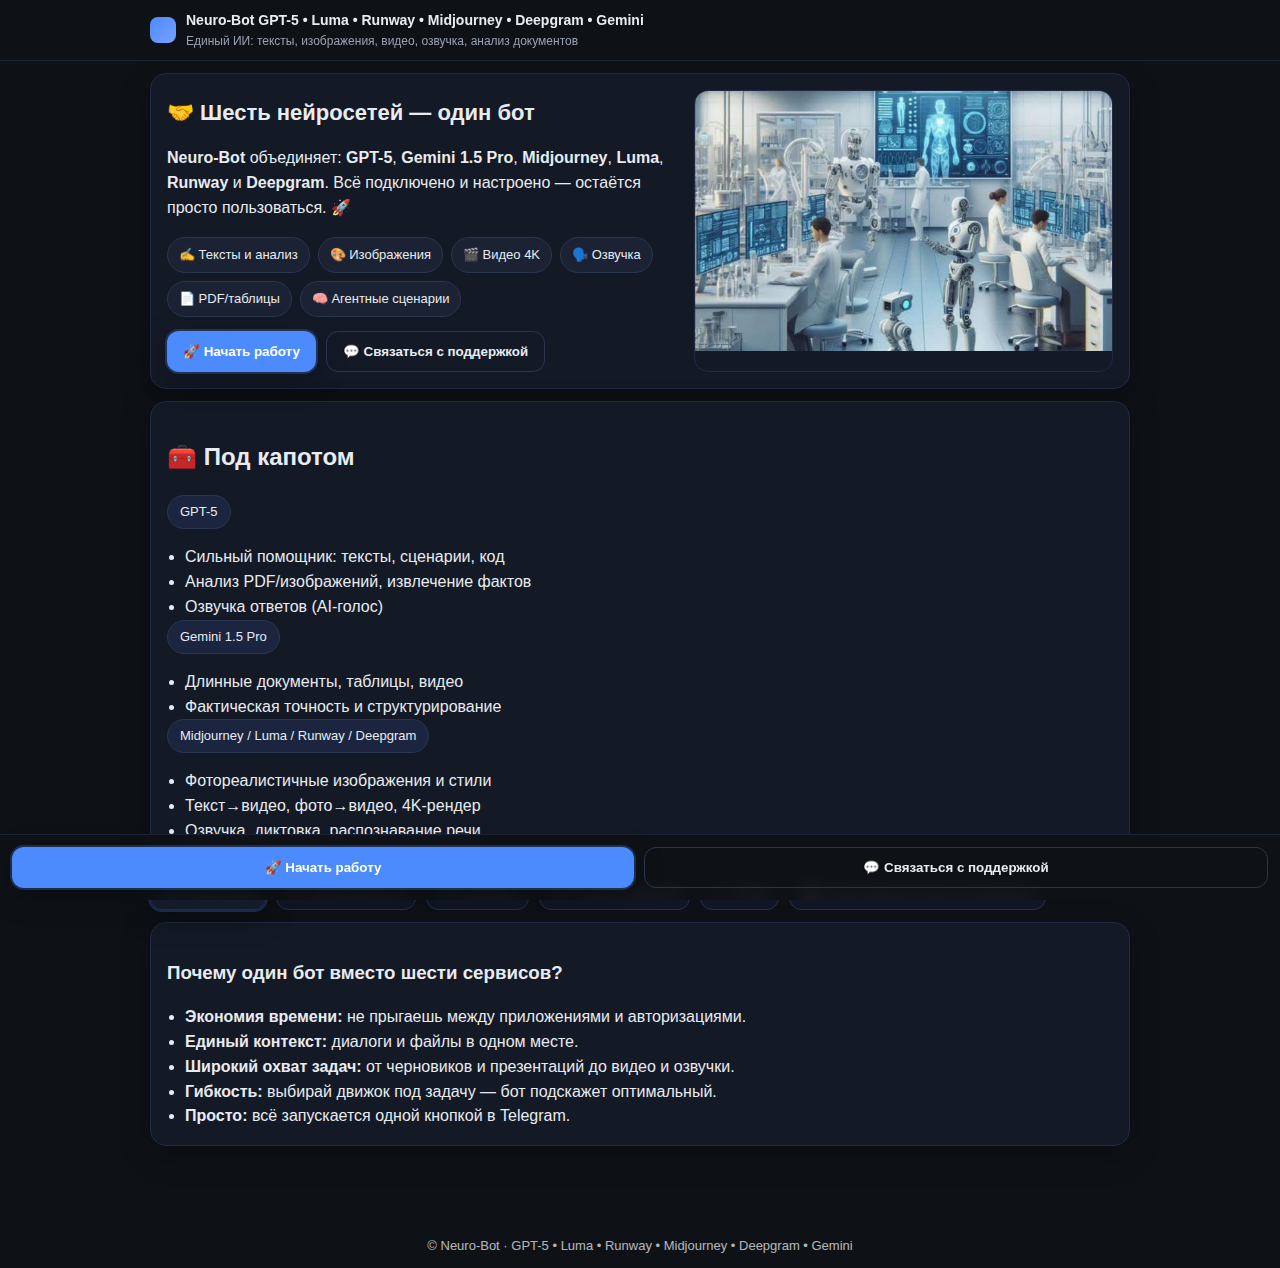
<file: webapp/main.html>
<!doctype html>
<html lang="ru">
<head>
  <meta charset="utf-8" />
  <meta name="viewport" content="width=device-width,initial-scale=1,maximum-scale=1" />
  <meta name="theme-color" content="#0e1116" />
  <title>Neuro-Bot • GPT-5 • Gemini • Midjourney • Luma • Runway • Deepgram</title>
  <script src="https://telegram.org/js/telegram-web-app.js"></script>
  <style>
    :root{
      --bg:#0e1116; --card:#141926; --muted:#99a2b2; --text:#e8ecf1;
      --accent:#4b8bfd; --accent-2:#7aa0ff; --ok:#22c55e; --warn:#f59e0b;
      --chip:#1b2233; --chip-br:#2a3550; --br:16px; --ring:0 0 0 2px rgba(75,139,253,.25),0 8px 30px rgba(0,0,0,.25);
    }
    html,body{background:var(--bg);color:var(--text);font:16px/1.55 -apple-system,BlinkMacSystemFont,"Segoe UI",Inter,Roboto,"Helvetica Neue",Arial,sans-serif;margin:0}
    .wrap{max-width:980px;margin:0 auto;padding:12px 14px}
    header{position:sticky;top:0;background:rgba(14,17,22,.92);backdrop-filter:blur(8px);z-index:10;border-bottom:1px solid #1b2436}
    .brand{display:flex;gap:10px;align-items:center;padding:10px 0}
    .logo{width:26px;height:26px;border-radius:8px;background:linear-gradient(135deg,#4b8bfd 0%,#7aa0ff 100%)}
    h1{font-size:14px;margin:0;white-space:nowrap;overflow:hidden;text-overflow:ellipsis}
    .muted-top{color:var(--muted);font-size:12px}
    .card{background:var(--card);border:1px solid #202a44;border-radius:var(--br);box-shadow:0 10px 30px rgba(0,0,0,.25);padding:16px}
    .hero{display:grid;grid-template-columns:1.1fr .9fr;gap:14px}
    .hero h2{margin:6px 0 8px;font-size:22px}
    .chips{display:flex;flex-wrap:wrap;gap:8px;margin-top:10px}
    .chip{background:var(--chip);border:1px solid var(--chip-br);border-radius:999px;padding:7px 11px;font-size:13px}
    .image{border-radius:14px;overflow:hidden;border:1px solid #202a44}
    .image img{display:block;width:100%;height:260px;object-fit:cover;background:#0f1420}
    .btn{display:inline-flex;align-items:center;justify-content:center;gap:10px;padding:12px 16px;border-radius:12px;border:0;cursor:pointer;font-weight:800}
    .btn.main{background:var(--accent);color:#fff;box-shadow:var(--ring)}
    .btn.ghost{background:transparent;color:var(--text);border:1px solid #2a3550}
    .btn:active{transform:translateY(1px)}
    .tabs{display:flex;flex-wrap:wrap;gap:10px;margin:14px 0 10px}
    .tab{background:#101625;border:1px solid #24304d;color:var(--text);padding:9px 12px;border-radius:12px;font-weight:900;display:inline-flex;gap:8px;align-items:center}
    .tab.active{background:linear-gradient(180deg,#1b2540,#151c2d);box-shadow:var(--ring)}
    .section{margin-top:12px}
    .badge{display:inline-block;background:#1b2540;border:1px solid #2a3550;border-radius:999px;padding:6px 12px;font-size:13px;margin-bottom:8px}
    .list{margin:8px 0 0 0;padding:0 0 0 18px}
    .cta-bar{position:sticky;bottom:0;background:rgba(14,17,22,.92);backdrop-filter:blur(8px);padding:12px;border-top:1px solid #1b2436;display:flex;gap:10px;z-index:10}
    .cta-bar .btn{flex:1}
    footer{opacity:.75;padding:18px 8px;text-align:center;font-size:13px}
    /* modal */
    .modal{position:fixed;inset:0;background:rgba(0,0,0,.55);display:none;align-items:center;justify-content:center;padding:14px;z-index:20}
    .modal.open{display:flex}
    .modal-card{max-width:900px;width:100%;max-height:88vh;background:#0f1420;border:1px solid #22304b;border-radius:16px;box-shadow:0 20px 60px rgba(0,0,0,.5);display:flex;flex-direction:column}
    .modal-head{padding:14px 16px;border-bottom:1px solid #1e2942;display:flex;justify-content:space-between;align-items:center}
    .modal-body{padding:14px 16px;overflow:auto}
    .modal h3{margin:14px 0 8px}
    .close{background:#141b2c;border:1px solid #2b3a61;border-radius:10px;color:#dbe7ff;padding:8px 10px;cursor:pointer}
    @media (max-width:840px){ .hero{grid-template-columns:1fr} .image img{height:220px} }
  </style>
</head>
<body>
<header>
  <div class="wrap brand">
    <div class="logo"></div>
    <div>
      <h1>Neuro-Bot GPT-5 • Luma • Runway • Midjourney • Deepgram • Gemini</h1>
      <div class="muted-top">Единый ИИ: тексты, изображения, видео, озвучка, анализ документов</div>
    </div>
  </div>
</header>

<main class="wrap">
  <!-- HERO -->
  <div class="card hero">
    <div>
      <h2>🤝 Шесть нейросетей — один бот</h2>
      <p><b>Neuro-Bot</b> объединяет: <b>GPT-5</b>, <b>Gemini 1.5 Pro</b>, <b>Midjourney</b>, <b>Luma</b>, <b>Runway</b> и <b>Deepgram</b>.
        Всё подключено и настроено — остаётся просто пользоваться. 🚀</p>

      <div class="chips">
        <span class="chip">✍️ Тексты и анализ</span>
        <span class="chip">🎨 Изображения</span>
        <span class="chip">🎬 Видео 4K</span>
        <span class="chip">🗣️ Озвучка</span>
        <span class="chip">📄 PDF/таблицы</span>
        <span class="chip">🧠 Агентные сценарии</span>
      </div>

      <div style="display:flex;gap:10px;margin-top:14px;flex-wrap:wrap">
        <button class="btn main" id="btn-start">🚀 Начать работу</button>
        <button class="btn ghost" id="btn-support">💬 Связаться с поддержкой</button>
      </div>
    </div>

    <div class="image" aria-label="AI-лаборатория Neuro-Bot">
      <!-- твоя картинка -->
      <img src="./assets/IMG_3451.jpeg" alt="AI-лаборатория Neuro-Bot" loading="lazy">
    </div>
  </div>

  <!-- Под капотом -->
  <section class="card section">
    <h2>🧰 Под капотом</h2>
    <div class="badge">GPT-5</div>
    <ul class="list">
      <li>Сильный помощник: тексты, сценарии, код</li>
      <li>Анализ PDF/изображений, извлечение фактов</li>
      <li>Озвучка ответов (AI-голос)</li>
    </ul>
    <div class="badge">Gemini 1.5 Pro</div>
    <ul class="list">
      <li>Длинные документы, таблицы, видео</li>
      <li>Фактическая точность и структурирование</li>
    </ul>
    <div class="badge">Midjourney / Luma / Runway / Deepgram</div>
    <ul class="list">
      <li>Фотореалистичные изображения и стили</li>
      <li>Текст→видео, фото→видео, 4K-рендер</li>
      <li>Озвучка, диктовка, распознавание речи</li>
    </ul>
  </section>

  <!-- Навигация по разделам -->
  <div class="tabs">
    <button class="tab active" data-tab="about">📘 <span>Описание</span></button>
    <button class="tab" data-tab="features">🧰 <span>Возможности</span></button>
    <button class="tab" data-tab="models">🧩 <span>Модели</span></button>
    <button class="tab" data-tab="study">🧑‍🎓 <span>Учёба и работа</span></button>
    <button class="tab" data-tab="faq">❓ <span>FAQ</span></button>
    <button class="tab" data-tab="tos">📜 <span>Пользовательское соглашение</span></button>
  </div>

  <!-- Контент вкладок -->
  <section id="tab-about" class="card section">
    <h3>Почему один бот вместо шести сервисов?</h3>
    <ul class="list">
      <li><b>Экономия времени:</b> не прыгаешь между приложениями и авторизациями.</li>
      <li><b>Единый контекст:</b> диалоги и файлы в одном месте.</li>
      <li><b>Широкий охват задач:</b> от черновиков и презентаций до видео и озвучки.</li>
      <li><b>Гибкость:</b> выбирай движок под задачу — бот подскажет оптимальный.</li>
      <li><b>Просто:</b> всё запускается одной кнопкой в Telegram.</li>
    </ul>
  </section>

  <section id="tab-features" class="card section" style="display:none">
    <h3>🔥 Хайповые возможности прямо сейчас</h3>
    <ul class="list">
      <li>🧟‍♂️ <b>Оживление старых фото</b> (анимация лица, «говорящие» портреты)</li>
      <li>🖼️ <b>Фотореалистичные арты/логотипы</b> в Midjourney</li>
      <li>🎬 <b>Фото→видео, текст→видео</b> в Luma/Runway, кинематографичные шоты</li>
      <li>👄 <b>Lip-sync / Talking-head</b> под озвучку или ваш голос</li>
      <li>🧹 <b>Удаление/замена фона</b>, ретушь, апскейл до 4K</li>
      <li>🗣️ <b>Озвучка</b> ответов (TTS), диктовка и <b>распознавание речи</b> (STT)</li>
      <li>📄 <b>Глубокий разбор PDF/таблиц/изображений</b> (цитаты, формулы, таблицы)</li>
      <li>🧠 <b>Агентные сценарии</b>: «прочитай → выпиши тезисы → сделай презентацию → озвучь»</li>
      <li>🔍 <b>Факт-чек</b> и аккуратные ссылки (Gemini/GPT-5)</li>
    </ul>
  </section>

  <section id="tab-models" class="card section" style="display:none">
    <h3>Модели</h3>
    <ul class="list">
      <li>🤖 <b>GPT-5</b> — сильный универсал: тексты, код, анализ, голос</li>
      <li>🧠 <b>Gemini 1.5 Pro</b> — длинные контексты, таблицы, структурирование</li>
      <li>🎨 <b>Midjourney</b> — изображения, стили, брендинг</li>
      <li>🎥 <b>Luma/Runway</b> — генерация и монтаж видео (вплоть до 4K)</li>
      <li>🎙️ <b>Deepgram</b> — ASR/STT (распознавание речи) и диктовка</li>
    </ul>
  </section>

  <section id="tab-study" class="card section" style="display:none">
    <h3>Учёба и работа</h3>
    <ul class="list">
      <li>📚 Конспекты, тезисы, карточки Anki, проверка решений</li>
      <li>📈 Презентации, брифы, резюме, деловые письма</li>
      <li>🧪 Анализ отчётов, таблиц и графиков, подготовка выводов</li>
      <li>🎬 Видеоинструкции и озвученные туториалы</li>
    </ul>
  </section>

  <section id="tab-faq" class="card section" style="display:none">
    <h3>FAQ</h3>
    <ul class="list">
      <li><b>Нужны ли отдельные аккаунты в сервисах?</b> Нет — всё уже подключено в одном боте.</li>
      <li><b>Есть ли лимиты?</b> Зависит от тарифа. Подписка «Подписка» в боте показывает актуальные лимиты.</li>
      <li><b>Где поддержка?</b> Пиши в Telegram: <b>@gpt5pro_support</b>.</li>
    </ul>
  </section>

  <section id="tab-tos" class="card section" style="display:none">
    <button class="btn main" id="btn-open-tos">📜 Открыть пользовательское соглашение</button>
    <p class="muted" style="margin-top:8px">Полный текст откроется в окне — с удобным скроллом.</p>
  </section>
</main>

<div class="cta-bar">
  <button class="btn main" id="btn-start-bottom">🚀 Начать работу</button>
  <button class="btn ghost" id="btn-support-bottom">💬 Связаться с поддержкой</button>
</div>

<footer class="wrap">© Neuro-Bot · GPT-5 • Luma • Runway • Midjourney • Deepgram • Gemini</footer>

<!-- Модалка: Пользовательское соглашение -->
<div class="modal" id="tos-modal" aria-hidden="true">
  <div class="modal-card">
    <div class="modal-head">
      <strong>📜 Пользовательское соглашение «GPT-5 PRO»</strong>
      <button class="close" id="close-tos">Закрыть</button>
    </div>
    <div class="modal-body">
      <h3>ПОЛЬЗОВАТЕЛЬСКОЕ СОГЛАШЕНИЕ «GPT-5 PRO»</h3>

      <h3>1. Термины и стороны</h3>
      <p><b>Оператор сервиса / Оператор персональных данных</b> (далее — «Оператор»):<br>
      Алдуненков Сергей Сергеевич, самозанятый (режим НПД по 422-ФЗ), ИНН 772866423507.<br>
      Контакты для связи:<br>
      — E-mail (продажи/документы): <b>sale.rielt@bk.ru</b><br>
      — Техподдержка (Telegram): <b>@gpt5pro_support</b></p>
      <p><b>Пользователь</b> — любое дееспособное лицо, использующее бота и/или мини-приложение «GPT-5 PRO».</p>

      <h3>2. Описание сервиса</h3>
      <p>«GPT-5 PRO» — Telegram-бот и мини-приложение, предоставляющие ИИ-функции: генерация и анализ текстов, мультимедийные и голосовые ответы, а также генерация изображений (в т.ч. с привлечением внешних ИИ-провайдеров). Доступ возможен в базовом и платном (подписка) режимах.</p>

      <h3>3. Присоединение к Соглашению</h3>
      <ol>
        <li>Настоящее Соглашение является публичной офертой. Начало использования Сервиса означает акцепт Соглашения в полном объёме.</li>
        <li>Пользователь подтверждает, что ему исполнилось 18 лет (либо он обладает необходимой дееспособностью) и он вправе заключать данное Соглашение.</li>
      </ol>

      <h3>4. Подписка, оплата и чеки (54-ФЗ)</h3>
      <ol>
        <li>Оплата подписки и/или разовых услуг производится через подключённых платёжных провайдеров (в т.ч. ЮKassa).</li>
        <li>Фискальные чеки формируются и направляются в ФНС в соответствии с 54-ФЗ; Пользователь получает чек в электронном виде (e-mail/СМС/пуш).</li>
        <li>Налоги по операциям уплачиваются Оператором в рамках режима Налог на профессиональный доход (НПД) (422-ФЗ).</li>
        <li>Возврат средств возможен при технической невозможности оказания услуг; инициируется через обращение в поддержку с указанием идентификатора платежа/чека.</li>
      </ol>

      <h3>5. Допустимое использование и ответственность Пользователя (в т.ч. 149-ФЗ)</h3>
      <ol>
        <li>Пользователь обязуется соблюдать законодательство РФ, включая 149-ФЗ «Об информации…», и воздерживаться от размещения/генерации/распространения материалов, содержащих незаконный контент (экстремизм, насилие, порнография, наркотики, призывы к противоправным действиям, нарушение авторских и смежных прав, тайн и персональных данных и т.п.).</li>
        <li>Пользователь несёт самостоятельную ответственность за: (i) содержание вводимых им данных и запросов, (ii) правомерность их использования и распространения, (iii) последствия публикации/передачи третьим лицам, (iv) соблюдение правил внешних провайдеров (ИИ-сервисов, платформ, платёжных систем).</li>
        <li>Оператор вправе оперативно ограничивать доступ и/или удалять материалы при нарушении Соглашения, закона или прав третьих лиц, а также при мотивированном запросе госорганов и правообладателей.</li>
      </ol>

      <h3>6. Интеллектуальная собственность</h3>
      <ol>
        <li>Программные компоненты, дизайн, логотипы и элементы интерфейса Сервиса принадлежат Оператору (либо используются по лицензии).</li>
        <li>Контент, сгенерированный ИИ по запросу Пользователя, предоставляется для использования в пределах закона и условий соответствующих провайдеров. Пользователь гарантирует наличие прав на исходные материалы, которые он загружает/передаёт.</li>
        <li>Любое копирование, модификация и распространение компонентов Сервиса без письменного согласия Оператора запрещены.</li>
      </ol>

      <h3>7. Персональные данные и конфиденциальность (152-ФЗ, 242-ФЗ)</h3>
      <ol>
        <li>Оператор является оператором персональных данных (в смысле 152-ФЗ) и обрабатывает ПДн для: заключения и исполнения договора, биллинга и фискализации, поддержки, аналитики качества, соблюдения требований законодательства.</li>
        <li>Состав обрабатываемых ПДн может включать: ФИО, контактные данные (телефон/e-mail/аккаунт Telegram), платёжные данные (ID операций, сведения из фискальных чеков), сведения об использовании функционала, технические метаданные (IP, идентификаторы устройств/сессий), а также иные данные, предоставленные Пользователем.</li>
        <li>Правовые основания обработки: согласие субъекта ПДн; исполнение договора; исполнение обязанностей, возложенных законом (налоговое и кассовое законодательство); иные основания, предусмотренные 152-ФЗ.</li>
        <li>Локализация (242-ФЗ): запись, систематизация, накопление и хранение ПДн граждан РФ осуществляются в базах данных на территории РФ; последующая обработка и трансграничная передача допускаются при соблюдении 152-ФЗ (в т.ч. при наличии отдельного согласия, если требуется).</li>
        <li>Передача третьим лицам (поручение обработки): ПДн могут передаваться процессорам/контрагентам строго для целей оказания услуг: платёжные провайдеры (ЮKassa) — приём оплат и фискализация; платформы доставки сообщений (Telegram) — транспорт сообщений; хостинг/инфраструктура (в т.ч. ЦОД в РФ для локализации); ИИ-провайдеры/облачные сервисы (возможна трансграничная передача при наличии правового основания/согласия).</li>
        <li>Права субъекта ПДн: доступ к своим ПДн, уточнение, блокирование, удаление, отзыв согласия, получение сведений об обработке и трансграничной передаче. Запрос направляется на <b>sale.rielt@bk.ru</b> или в <b>@gpt5pro_support</b>. Срок и порядок ответа — по 152-ФЗ.</li>
        <li>Сроки хранения: ПДн хранятся не дольше, чем это необходимо для целей обработки и/или сроков, установленных законом (включая налоговый/бухгалтерский учёт), после чего удаляются либо обезличиваются.</li>
        <li>Безопасность: применяются необходимые правовые, организационные и технические меры защиты ПДн. При инцидентах Оператор действует по требованиям закона (в т.ч. уведомление уполномоченного органа/субъектов — при наличии соответствующих оснований).</li>
        <li>Уведомление Роскомнадзора: при необходимости Оператор направляет уведомление об обработке ПДн в порядке ст. 22 152-ФЗ.</li>
        <li>Распространение ПДн: Оператор не осуществляет публичного распространения ПДн Пользователя, если иное прямо не следует из функционала и волеизъявления Пользователя; для распространения может потребоваться отдельное согласие субъекта ПДн.</li>
      </ol>

      <h3>8. Трансграничная передача данных</h3>
      <p>Может осуществляться в государства, обеспечивающие адекватную защиту прав субъектов ПДн; в иные государства — при наличии письменного согласия субъекта ПДн и/или иных правовых оснований, предусмотренных 152-ФЗ. Используя ИИ-функции, Пользователь даёт согласие на такую передачу для исполнения функционала Сервиса.</p>

      <h3>9. Ограничение и приостановка доступа</h3>
      <p>Оператор вправе приостанавливать/ограничивать доступ к Сервису и/или удалять материалы при нарушении Соглашения, требований закона или прав третьих лиц, а также при угрозе причинения ущерба Оператору, Пользователям или третьим лицам.</p>

      <h3>10. Отказ от гарантий и ограничение ответственности</h3>
      <ol>
        <li>Результаты ИИ-генерации носят вероятностный характер и предоставляются «как есть», могут содержать ошибки или неточности.</li>
        <li>Оператор не несёт ответственности за убытки, возникшие вследствие некорректного использования Сервиса Пользователем, действий третьих лиц/платформ/провайдеров, форс-мажора. Материалы Сервиса не являются юридической/медицинской/инвестиционной консультацией.</li>
      </ol>

      <h3>11. Порядок претензий и связь</h3>
      <p>Претензии и вопросы направляются на <b>sale.rielt@bk.ru</b> или в <b>@gpt5pro_support</b>. Срок рассмотрения — до 10 рабочих дней, если иное не установлено законом.</p>

      <h3>12. Изменение условий</h3>
      <p>Актуальная редакция публикуется в интерфейсе бота/мини-приложения. Продолжение использования Сервиса после обновления условий означает согласие с новой редакцией.</p>

      <h3>13. Заключительные положения</h3>
      <ol>
        <li>Применимое право — право Российской Федерации. Споры подлежат рассмотрению по подсудности, установленной процессуальным законодательством РФ.</li>
        <li>Недействительность отдельного положения Соглашения не влечёт недействительность остальных положений.</li>
        <li>Языком Соглашения является русский язык.</li>
      </ol>

      <p><b>Дата обновления:</b> октябрь 2025 г.<br>
      <b>Оператор сервиса:</b> Алдуненков Сергей Сергеевич, самозанятый (НПД), ИНН 772866423507.</p>
    </div>
  </div>
</div>

<script>
  const tg = window.Telegram?.WebApp; tg?.ready(); tg?.expand();
  const BOT = new URLSearchParams(location.search).get('bot') || 'gpt5pro_bot';

  function sendData(obj){
    try{
      if(tg && typeof tg.sendData==='function'){ tg.sendData(JSON.stringify(obj)); try{tg.close();}catch(_){ } }
      else{ window.location.href = `https://t.me/${BOT}`; }
    }catch(e){ console.error(e); alert('Не удалось отправить данные в Telegram. Откройте страницу из бота.'); }
  }

  // tabs
  const tabs = document.querySelectorAll('.tab');
  const sections = {
    about: document.getElementById('tab-about'),
    features: document.getElementById('tab-features'),
    models: document.getElementById('tab-models'),
    study: document.getElementById('tab-study'),
    faq: document.getElementById('tab-faq'),
    tos: document.getElementById('tab-tos'),
  };
  tabs.forEach(t=>{
    t.addEventListener('click',()=>{
      tabs.forEach(x=>x.classList.remove('active'));
      t.classList.add('active');
      const id=t.dataset.tab;
      Object.values(sections).forEach(s=>s.style.display='none');
      sections[id].style.display='';
    });
  });

  // CTA
  const supportTag = '@gpt5pro_support';
  const goSupport = ()=> window.location.href = `https://t.me/${supportTag.replace('@','')}`;
  document.getElementById('btn-support').onclick = goSupport;
  document.getElementById('btn-support-bottom').onclick = goSupport;

  const start = ()=> sendData({type:'start'});
  document.getElementById('btn-start').onclick = start;
  document.getElementById('btn-start-bottom').onclick = start;

  // TOS modal
  const modal = document.getElementById('tos-modal');
  document.getElementById('btn-open-tos').onclick = ()=> modal.classList.add('open');
  document.getElementById('close-tos').onclick = ()=> modal.classList.remove('open');
  modal.addEventListener('click', (e)=>{ if(e.target===modal) modal.classList.remove('open'); });
</script>
</body>
</html>
</file>
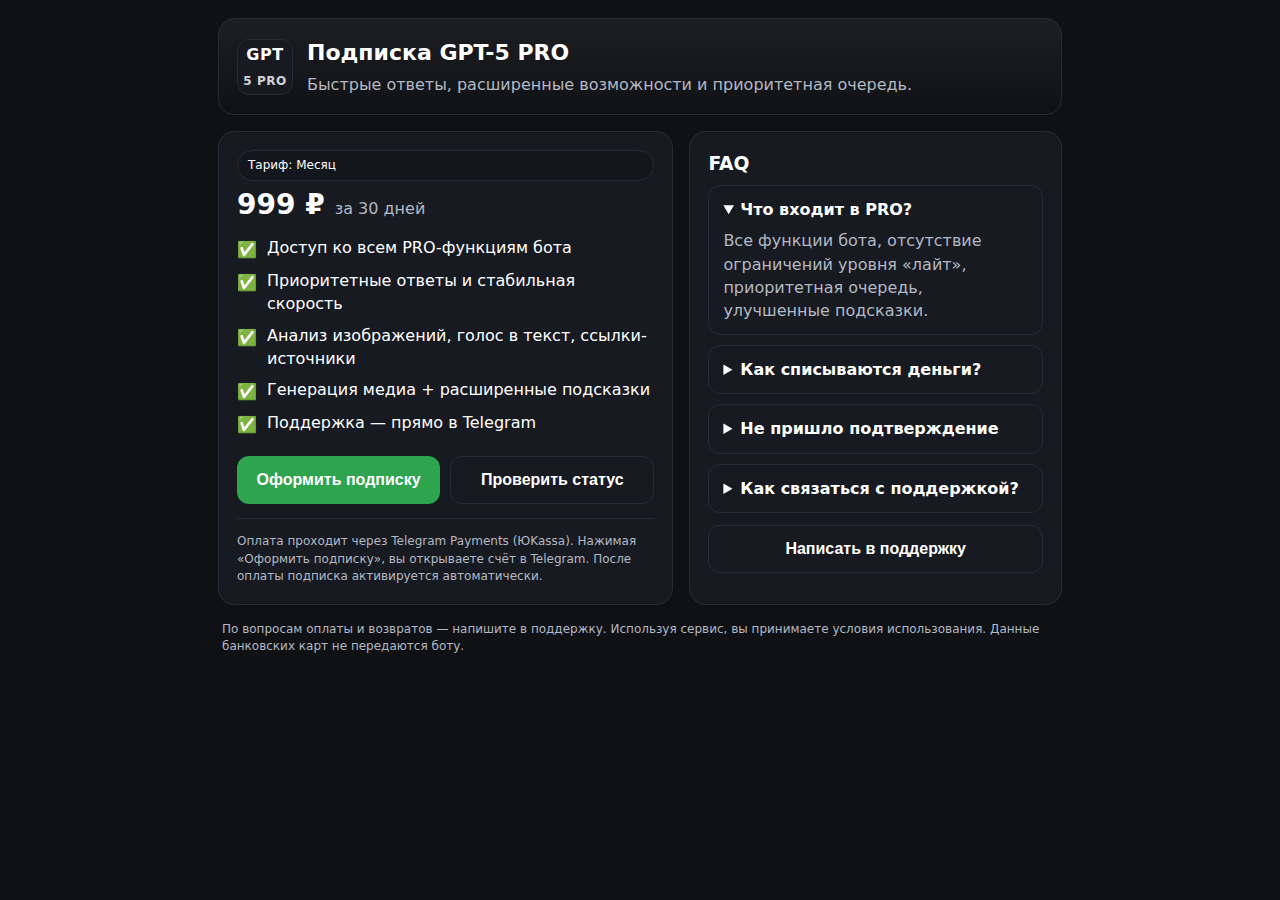
<file: webapp/premium.html>
<!doctype html>
<html lang="ru">
<head>
  <meta charset="utf-8">
  <meta name="viewport" content="width=device-width, initial-scale=1">
  <title>GPT5PRO — Подписка</title>
  <meta name="color-scheme" content="dark light">
  <script src="https://telegram.org/js/telegram-web-app.js"></script>

  <!-- ✅ Подключаем внешние файлы (мягко, ничего не ломаем) -->
  <link rel="stylesheet" href="./premium.css">
  <script type="module" src="./premium.js"></script>

  <style>
    :root{
      --bg:#0f1115; --card:#171a21; --text:#ffffff; --muted:#b3b8c3;
      --primary:#2ea44f; --primary-2:#238636; --stroke:#272b33; --accent:#7c9fff;
    }
    .tg-theme {
      --bg: var(--tg-theme-bg-color, #0f1115);
      --text: var(--tg-theme-text-color, #ffffff);
      --card: var(--tg-theme-secondary-bg-color, #171a21);
      --muted: var(--tg-theme-hint-color, #b3b8c3);
      --stroke: var(--tg-theme-section-separator-color, #272b33);
      --primary: var(--tg-theme-button-color, #2ea44f);
      --primary-2: color-mix(in oklab, var(--primary) 85%, black);
      --accent: var(--tg-theme-link-color, #7c9fff);
    }
    *{box-sizing:border-box}
    html,body{height:100%}
    body{
      margin:0; background:var(--bg); color:var(--text);
      font-family: system-ui, -apple-system, Segoe UI, Roboto, Inter, Arial, sans-serif;
      -webkit-font-smoothing:antialiased; line-height:1.45;
    }
    .wrap{max-width:880px; margin:0 auto; padding:18px}
    .hero{
      background:linear-gradient(180deg, rgba(255,255,255,.06), rgba(0,0,0,0));
      border-radius:16px; padding:18px; display:flex; gap:14px; align-items:center;
      border:1px solid var(--stroke);
    }
    .logo{
      width:56px; height:56px; border-radius:12px; background:var(--card);
      display:grid; place-items:center; border:1px solid var(--stroke);
      font-weight:800; letter-spacing:.5px;
    }
    .logo span{font-size:12px; opacity:.8}
    h1{margin:0 0 4px; font-size:22px}
    .muted{color:var(--muted)}
    .grid{display:grid; grid-template-columns: 1.1fr .9fr; gap:16px; margin-top:16px;}
    @media (max-width:820px){ .grid{grid-template-columns:1fr} }
    .card{background:var(--card); border:1px solid var(--stroke); border-radius:16px; padding:18px;}
    .price{display:flex; align-items:baseline; gap:10px; margin:4px 0 8px;}
    .price .amount{font-size:28px; font-weight:800}
    .badge{font-size:12px; padding:6px 10px; border-radius:999px; background:#00000022; border:1px solid var(--stroke);}
    .features{margin:10px 0 0; padding:0; list-style:none}
    .features li{margin:8px 0; display:flex; gap:10px; align-items:flex-start}
    .features li::before{content:"✅"; margin-top:2px}
    .btn{
      appearance:none; border:0; background:var(--primary); color:#fff;
      width:100%; padding:14px 16px; border-radius:12px; font-weight:700; font-size:16px;
      cursor:pointer; margin-top:12px;
    }
    .btn:active{transform:translateY(1px)}
    .btn.secondary{background:transparent; color:var(--text); border:1px solid var(--stroke);}
    details{border:1px solid var(--stroke); border-radius:12px; padding:12px 14px; background:var(--card)}
    details + details{margin-top:10px}
    details summary{cursor:pointer; font-weight:600}
    .row{display:flex; gap:10px}
    @media (max-width:460px){ .row{flex-direction:column} }
    .tiny{font-size:12px; color:var(--muted)}
    a{color:var(--accent); text-decoration:none}
    .divider{height:1px; background:var(--stroke); margin:14px 0}
  </style>
</head>
<body class="tg-theme">
  <div class="wrap">
    <div class="hero">
      <div class="logo">GPT<span>5 PRO</span></div>
      <div>
        <h1>Подписка GPT-5 PRO</h1>
        <div class="muted">Быстрые ответы, расширенные возможности и приоритетная очередь.</div>
      </div>
    </div>

    <div class="grid">
      <!-- Левая колонка -->
      <section class="card">
        <div class="badge">Тариф: Месяц</div>
        <div class="price">
          <div class="amount">999&nbsp;₽</div>
          <div class="muted">за 30 дней</div>
        </div>

        <ul class="features">
          <li>Доступ ко всем PRO-функциям бота</li>
          <li>Приоритетные ответы и стабильная скорость</li>
          <li>Анализ изображений, голос в текст, ссылки-источники</li>
          <li>Генерация медиа + расширенные подсказки</li>
          <li>Поддержка — прямо в Telegram</li>
        </ul>

        <div class="row">
          <button id="buy" class="btn">Оформить подписку</button>
          <button id="status" class="btn secondary">Проверить статус</button>
        </div>

        <div class="divider"></div>
        <div class="tiny">
          Оплата проходит через Telegram Payments (ЮKassa). Нажимая «Оформить подписку», вы открываете
          счёт в Telegram. После оплаты подписка активируется автоматически.
        </div>
      </section>

      <!-- Правая колонка -->
      <aside class="card">
        <h3 style="margin:0 0 8px">FAQ</h3>

        <details open>
          <summary>Что входит в PRO?</summary>
          <div class="muted" style="margin-top:8px">
            Все функции бота, отсутствие ограничений уровня «лайт», приоритетная очередь, улучшенные подсказки.
          </div>
        </details>

        <details>
          <summary>Как списываются деньги?</summary>
          <div class="muted" style="margin-top:8px">
            Это помесячная подписка на 30 дней. В Telegram инвойс разовый — вы сами продлеваете при желании.
          </div>
        </details>

        <details>
          <summary>Не пришло подтверждение</summary>
          <div class="muted" style="margin-top:8px">
            Откройте чат с ботом и введите команду <code>/status</code>. Если оплаты нет — напишите в поддержку.
          </div>
        </details>

        <details>
          <summary>Как связаться с поддержкой?</summary>
          <div class="muted" style="margin-top:8px">
            Нажмите «Написать в поддержку» ниже — откроется чат в Telegram.
          </div>
        </details>

        <button id="support" class="btn secondary" style="margin-top:12px">Написать в поддержку</button>
      </aside>
    </div>

    <p class="tiny" style="margin:16px 4px 0">
      По вопросам оплаты и возвратов — напишите в поддержку. Используя сервис, вы принимаете
      условия использования. Данные банковских карт не передаются боту.
    </p>
  </div>

  <script>
    // Если premium.js уже подключён и инициализировал страницу — не дублируем обработчики.
    if (!window.__GPT5PRO_PREMIUM_JS_LOADED) {
      // ==== настройки ====
      const BOT_USERNAME = 'progpt5_bot';         // при необходимости замени
      const SUPPORT_USERNAME = 'progpt5_bot';     // сюда поставь аккаунт саппорта

      const tg = window.Telegram?.WebApp;

      const inTelegram = () => !!tg?.initDataUnsafe;

      const deepLink = (start) =>
        `https://t.me/${BOT_USERNAME}?start=${encodeURIComponent(start)}`;

      const safeSend = (type, extra = {}) => {
        // Отправляем web_app_data в бота; если не получилось — fallback по deep-link
        const payload = JSON.stringify({ type, ...extra });
        try {
          tg?.sendData(payload);
        } catch (e) {
          // открыли страницу в браузере? Перекинем в чат с ботом
          window.location.href = deepLink(type);
        }
      };

      // Инициализация
      (function init(){
        if (tg?.ready) {
          tg.ready();
          tg.expand();
          // подтягиваем цвет кнопки из темы
          if (tg.themeParams?.button_color) {
            document.documentElement.style.setProperty('--primary', tg.themeParams.button_color);
          }
          tg.HapticFeedback?.impactOccurred('light');
          // уведомляем бота, что открыли тарифы
          try { tg.sendData(JSON.stringify({ type: 'open_tariff' })); } catch(e){}
        }
      })();

      // Кнопки
      document.getElementById('buy').addEventListener('click', () => {
        safeSend('subscribe');   // бот пришлёт invoice
        tg?.close();             // аккуратно сворачиваем мини-приложение
      });

      document.getElementById('status').addEventListener('click', () => {
        safeSend('status');      // бот вернёт статус подписки
        tg?.close();
      });

      document.getElementById('support').addEventListener('click', () => {
        // сначала дадим сигнал в бота
        safeSend('help_from_webapp');
        // затем — откроем чат саппорта
        const link = `https://t.me/${SUPPORT_USERNAME}`;
        if (tg?.openTelegramLink) tg.openTelegramLink(link);
        else window.location.href = link;
      });
    }
  </script>
</body>
</html>
</file>
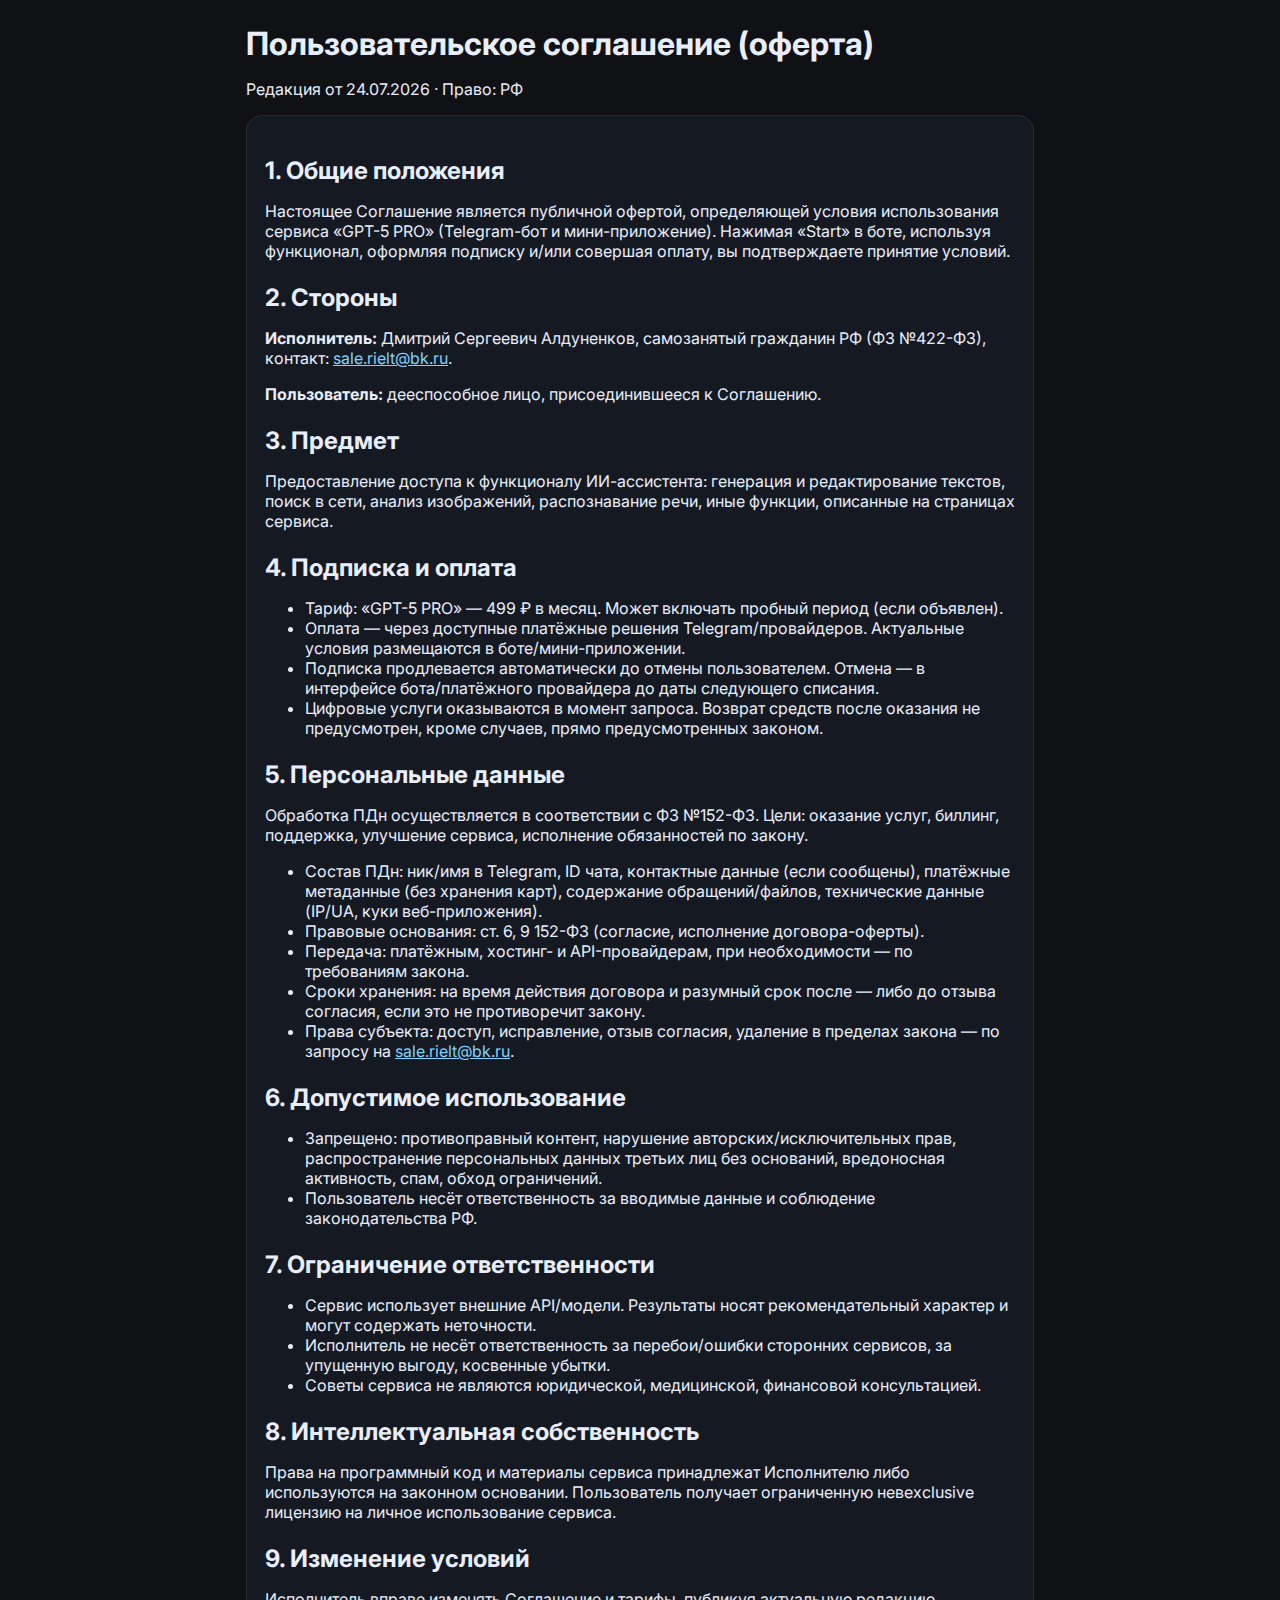
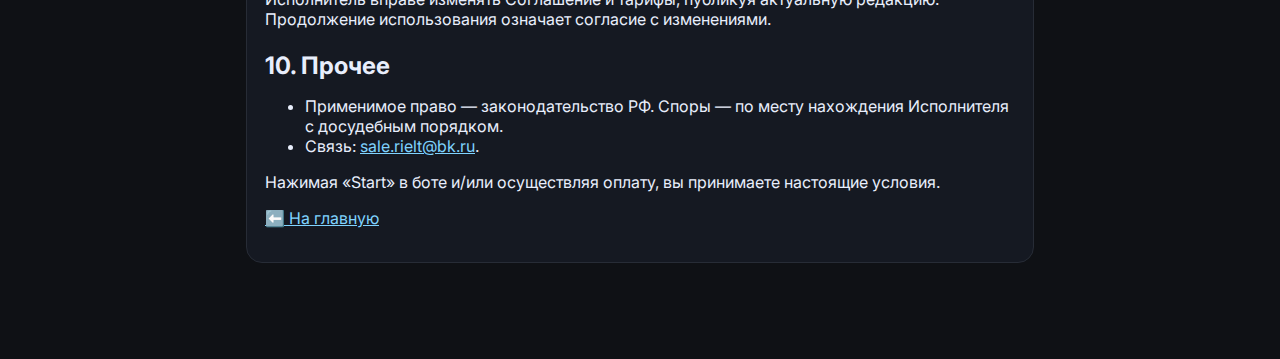
<file: webapp/terms.html>
<!doctype html>
<html lang="ru">
<head>
  <meta charset="utf-8" />
  <meta name="viewport" content="width=device-width, initial-scale=1" />
  <title>Пользовательское соглашение — GPT-5 PRO</title>
  <meta name="theme-color" content="#0f1115" />
  <link rel="preconnect" href="https://fonts.gstatic.com" crossorigin>
  <link href="https://fonts.googleapis.com/css2?family=Inter:wght@400;600;700&display=swap" rel="stylesheet">
  <style>
    :root{ --bg:#0f1115; --card:#151922; --text:#e8eefc; --muted:#a8b0c2; --stroke:#272c36; --radius:16px; --max:820px;}
    *{box-sizing:border-box} body{margin:0; font-family:Inter,system-ui; color:var(--text); background:var(--bg);}
    .wrap{max-width:var(--max); margin:0 auto; padding:24px 16px 80px}
    h1{margin:0 0 10px} h2{margin:22px 0 8px} p,li{color:var(--text)}
    .card{background:#151922; border:1px solid var(--stroke); border-radius:var(--radius); padding:18px; margin-bottom:16px}
    a{color:#7fd3ff}
  </style>
</head>
<body>
  <div class="wrap">
    <h1>Пользовательское соглашение (оферта)</h1>
    <p>Редакция от  <span id="dte"></span> · Право: РФ</p>
    <div class="card">
      <h2>1. Общие положения</h2>
      <p>Настоящее Соглашение является публичной офертой, определяющей условия использования сервиса «GPT-5 PRO» (Telegram-бот и мини-приложение). Нажимая «Start» в боте, используя функционал, оформляя подписку и/или совершая оплату, вы подтверждаете принятие условий.</p>

      <h2>2. Стороны</h2>
      <p><b>Исполнитель:</b> Дмитрий Сергеевич Алдуненков, самозанятый гражданин РФ (ФЗ №422-ФЗ), контакт: <a href="mailto:sale.rielt@bk.ru">sale.rielt@bk.ru</a>.</p>
      <p><b>Пользователь:</b> дееспособное лицо, присоединившееся к Соглашению.</p>

      <h2>3. Предмет</h2>
      <p>Предоставление доступа к функционалу ИИ-ассистента: генерация и редактирование текстов, поиск в сети, анализ изображений, распознавание речи, иные функции, описанные на страницах сервиса.</p>

      <h2>4. Подписка и оплата</h2>
      <ul>
        <li>Тариф: «GPT-5 PRO» — 499 ₽ в месяц. Может включать пробный период (если объявлен).</li>
        <li>Оплата — через доступные платёжные решения Telegram/провайдеров. Актуальные условия размещаются в боте/мини-приложении.</li>
        <li>Подписка продлевается автоматически до отмены пользователем. Отмена — в интерфейсе бота/платёжного провайдера до даты следующего списания.</li>
        <li>Цифровые услуги оказываются в момент запроса. Возврат средств после оказания не предусмотрен, кроме случаев, прямо предусмотренных законом.</li>
      </ul>

      <h2>5. Персональные данные</h2>
      <p>Обработка ПДн осуществляется в соответствии с ФЗ №152-ФЗ. Цели: оказание услуг, биллинг, поддержка, улучшение сервиса, исполнение обязанностей по закону.</p>
      <ul>
        <li>Состав ПДн: ник/имя в Telegram, ID чата, контактные данные (если сообщены), платёжные метаданные (без хранения карт), содержание обращений/файлов, технические данные (IP/UA, куки веб-приложения).</li>
        <li>Правовые основания: ст. 6, 9 152-ФЗ (согласие, исполнение договора-оферты).</li>
        <li>Передача: платёжным, хостинг- и API-провайдерам, при необходимости — по требованиям закона.</li>
        <li>Сроки хранения: на время действия договора и разумный срок после — либо до отзыва согласия, если это не противоречит закону.</li>
        <li>Права субъекта: доступ, исправление, отзыв согласия, удаление в пределах закона — по запросу на <a href="mailto:sale.rielt@bk.ru">sale.rielt@bk.ru</a>.</li>
      </ul>

      <h2>6. Допустимое использование</h2>
      <ul>
        <li>Запрещено: противоправный контент, нарушение авторских/исключительных прав, распространение персональных данных третьих лиц без оснований, вредоносная активность, спам, обход ограничений.</li>
        <li>Пользователь несёт ответственность за вводимые данные и соблюдение законодательства РФ.</li>
      </ul>

      <h2>7. Ограничение ответственности</h2>
      <ul>
        <li>Сервис использует внешние API/модели. Результаты носят рекомендательный характер и могут содержать неточности.</li>
        <li>Исполнитель не несёт ответственность за перебои/ошибки сторонних сервисов, за упущенную выгоду, косвенные убытки.</li>
        <li>Советы сервиса не являются юридической, медицинской, финансовой консультацией.</li>
      </ul>

      <h2>8. Интеллектуальная собственность</h2>
      <p>Права на программный код и материалы сервиса принадлежат Исполнителю либо используются на законном основании. Пользователь получает ограниченную невexclusive лицензию на личное использование сервиса.</p>

      <h2>9. Изменение условий</h2>
      <p>Исполнитель вправе изменять Соглашение и тарифы, публикуя актуальную редакцию. Продолжение использования означает согласие с изменениями.</p>

      <h2>10. Прочее</h2>
      <ul>
        <li>Применимое право — законодательство РФ. Споры — по месту нахождения Исполнителя с досудебным порядком.</li>
        <li>Связь: <a href="mailto:sale.rielt@bk.ru">sale.rielt@bk.ru</a>.</li>
      </ul>

      <p class="muted">Нажимая «Start» в боте и/или осуществляя оплату, вы принимаете настоящие условия.</p>
      <p><a href="index.html">⬅️ На главную</a></p>
    </div>
  </div>
  <script>
    // подставим сегодняшнюю дату
    const d = new Date(); 
    const z = (n)=>String(n).padStart(2,'0');
    document.getElementById('dte').textContent = `${z(d.getDate())}.${z(d.getMonth()+1)}.${d.getFullYear()}`;
  </script>
</body>
</html>
</file>
<file: webapp/premium.css>
:root{
  /* Fallback цвета */
  --bg:#0f1115; --card:#171a21; --text:#ffffff; --muted:#b3b8c3;
  --primary:#2ea44f; --primary-2:#238636; --stroke:#272b33;
  --accent:#7c9fff;
}
/* Подхватываем тему Telegram */
.tg-theme {
  --bg: var(--tg-theme-bg-color, #0f1115);
  --text: var(--tg-theme-text-color, #ffffff);
  --card: var(--tg-theme-secondary-bg-color, #171a21);
  --muted: var(--tg-theme-hint-color, #b3b8c3);
  --stroke: var(--tg-theme-section-separator-color, #272b33);
  --primary: var(--tg-theme-button-color, #2ea44f);
  --primary-2: color-mix(in oklab, var(--primary) 85%, black);
  --accent: var(--tg-theme-link-color, #7c9fff);
}
*{box-sizing:border-box}
html,body{height:100%}
body{
  margin:0; background:var(--bg); color:var(--text);
  font-family: system-ui, -apple-system, Segoe UI, Roboto, Inter, Arial, sans-serif;
  -webkit-font-smoothing:antialiased; line-height:1.45;
}
.wrap{max-width:880px; margin:0 auto; padding:18px}
.hero{
  background:linear-gradient(180deg, rgba(255,255,255,.06), rgba(0,0,0,0)) ;
  border-radius:16px; padding:18px; display:flex; gap:14px; align-items:center;
  border:1px solid var(--stroke);
}
.logo{
  width:56px; height:56px; border-radius:12px; background:var(--card);
  display:grid; place-items:center; border:1px solid var(--stroke);
  font-weight:800; letter-spacing:.5px;
}
.logo span{font-size:12px; opacity:.8}
h1{margin:0 0 4px; font-size:22px}
.muted{color:var(--muted)}
.grid{
  display:grid; grid-template-columns: 1.1fr .9fr; gap:16px; margin-top:16px;
}
@media (max-width:820px){ .grid{grid-template-columns:1fr} }
.card{
  background:var(--card); border:1px solid var(--stroke); border-radius:16px; padding:18px;
}
.price{
  display:flex; align-items:baseline; gap:10px; margin:4px 0 8px;
}
.price .amount{font-size:28px; font-weight:800}
.badge{
  font-size:12px; padding:6px 10px; border-radius:999px; background:#00000022; border:1px solid var(--stroke);
}
.features{margin:10px 0 0; padding:0; list-style:none}
.features li{margin:8px 0; display:flex; gap:10px; align-items:flex-start}
.features li::before{content:"✅"; margin-top:2px}
.btn{
  appearance:none; border:0; background:var(--primary); color:#fff;
  width:100%; padding:14px 16px; border-radius:12px; font-weight:700; font-size:16px;
  cursor:pointer; margin-top:12px;
}
.btn:active{transform:translateY(1px)}
.btn.secondary{
  background:transparent; color:var(--text); border:1px solid var(--stroke);
}
details{border:1px solid var(--stroke); border-radius:12px; padding:12px 14px; background:var(--card)}
details + details{margin-top:10px}
details summary{cursor:pointer; font-weight:600}
.row{display:flex; gap:10px}
@media (max-width:460px){ .row{flex-direction:column} }
.tiny{font-size:12px; color:var(--muted)}
a{color:var(--accent); text-decoration:none}
.divider{height:1px; background:var(--stroke); margin:14px 0}
</file>
